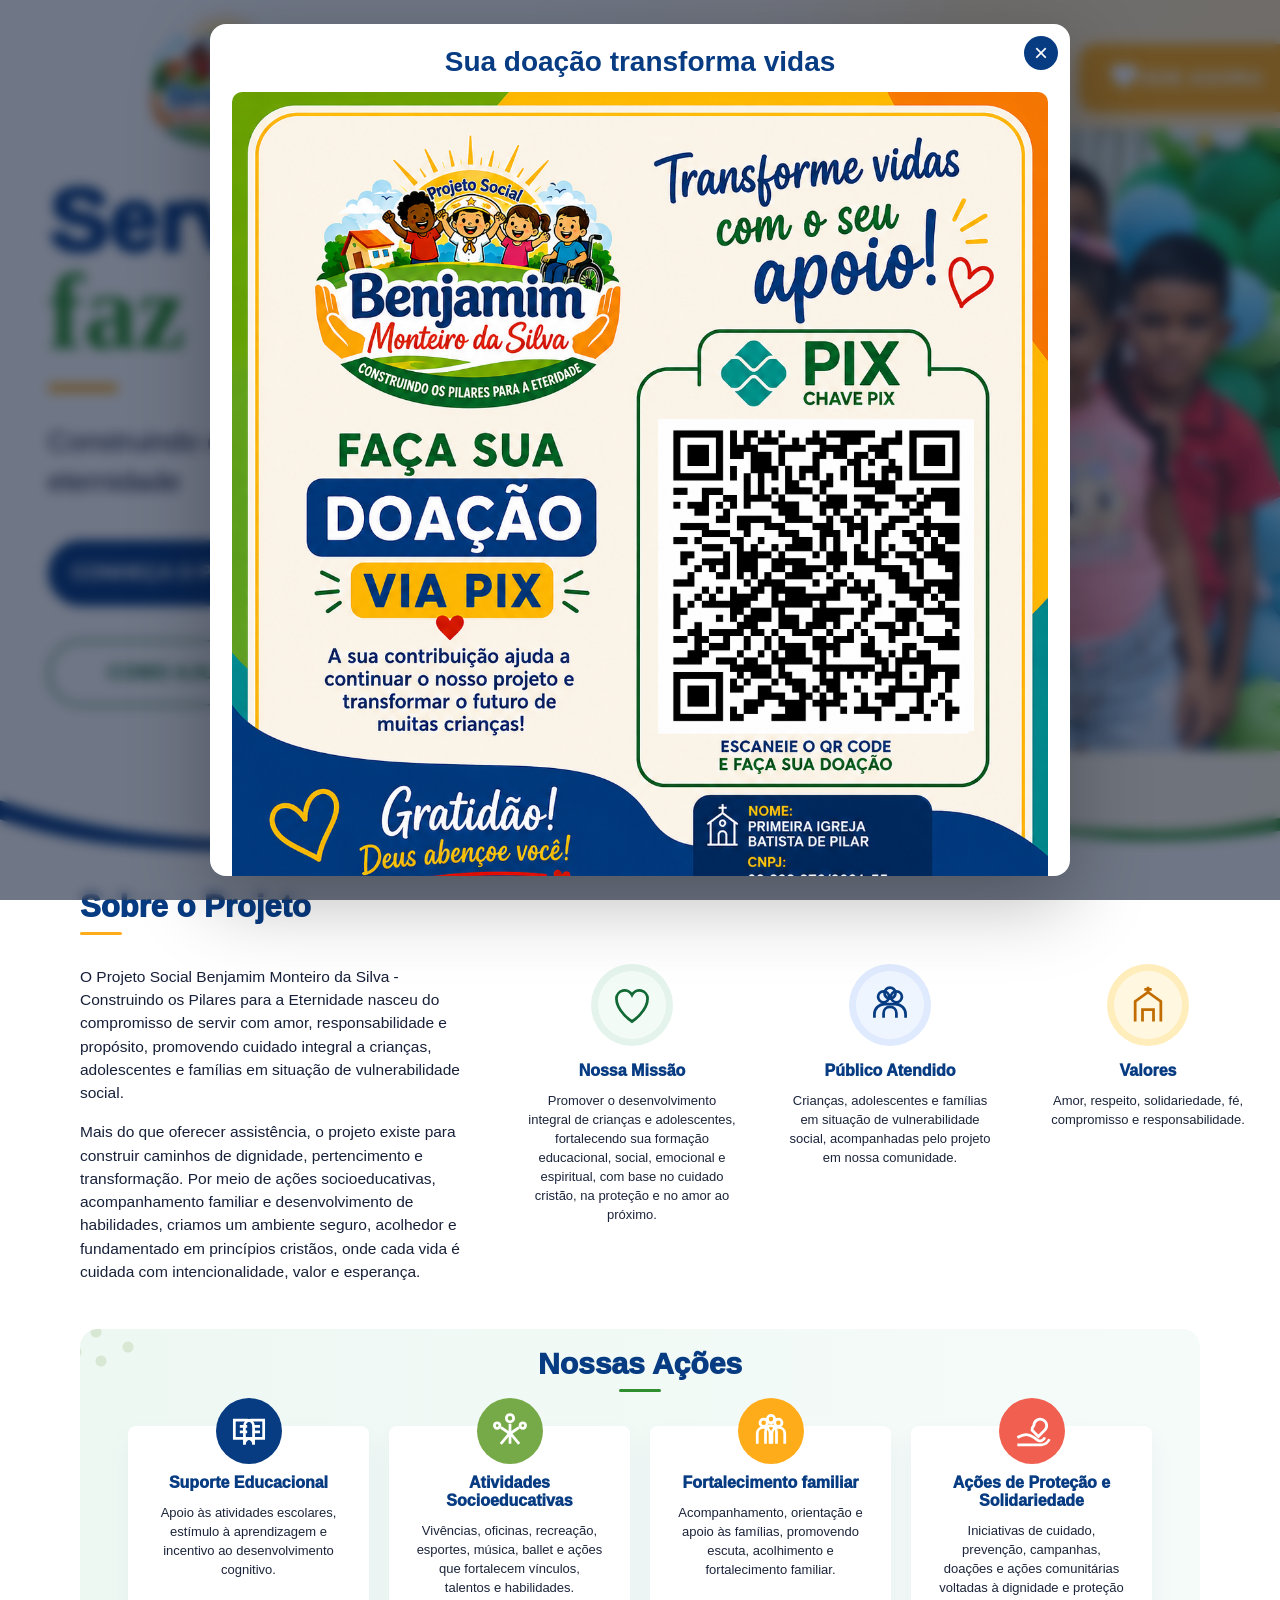
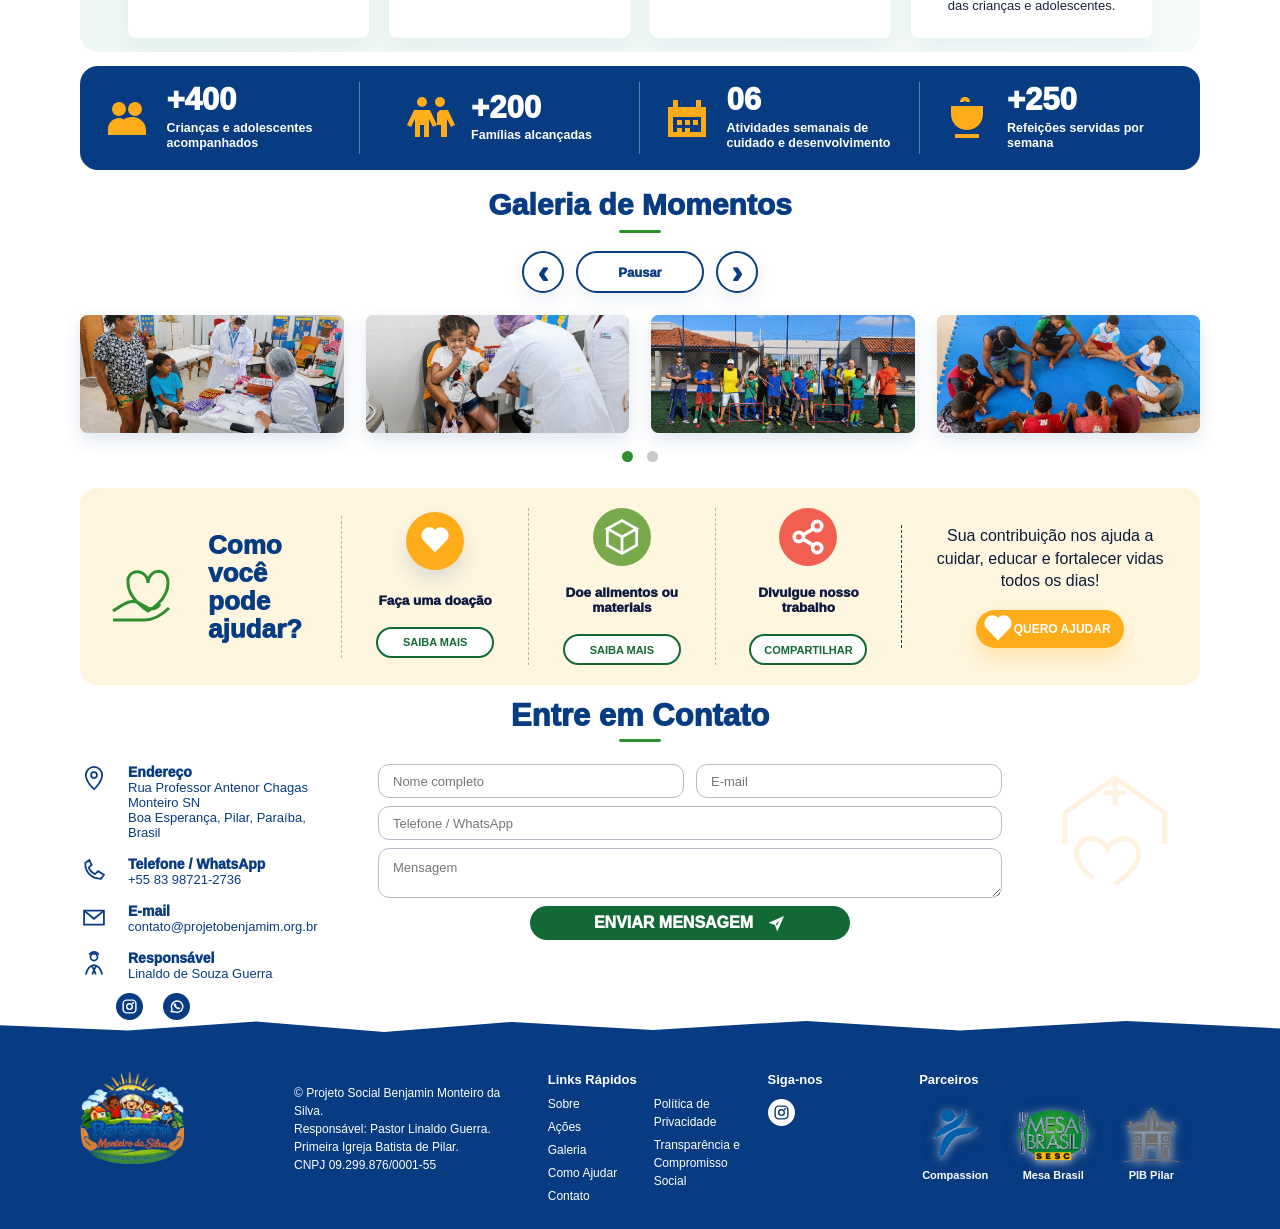
<file: index.html>
<!doctype html>
<html lang="pt-BR">
<head>
  <meta charset="utf-8">
  <meta name="viewport" content="width=device-width, initial-scale=1">
  <title>Projeto Social Benjamin Monteiro da Silva</title>
  <link rel="stylesheet" href="css/styles.css">
</head>
<body>
  <div class="page">
    <header class="site-header">
      <div class="wrap nav">
        <a class="brand" href="#inicio" aria-label="Projeto Social Benjamin Monteiro da Silva">
          <img class="brand-logo" src="assets/images/logo-transparent.png" alt="Projeto Social Benjamin Monteiro da Silva">
          <span class="brand-badge fallback-logo" aria-hidden="true">
            <span class="sun"></span>
            <span class="kids"><span class="kid"></span><span class="kid"></span><span class="kid"></span><span class="kid"></span></span>
            <span class="badge-ribbon"></span>
          </span>
          <span class="brand-copy">
            <strong>Projeto Social</strong>
            <span class="name">Benjamin</span>
            <em>Monteiro da Silva</em>
            <small>CONTRIBUINDO COM PILARES PARA A ETERNIDADE</small>
          </span>
        </a>

        <button class="menu-toggle" type="button" aria-expanded="false" aria-controls="main-nav" aria-label="Abrir menu">
          <span class="hamburger" aria-hidden="true"></span>
        </button>

        <nav class="nav-links" id="main-nav" aria-label="Principal">
          <a href="#sobre">Sobre</a>
          <a href="#acoes">Ações</a>
          <a href="#galeria">Galeria</a>
          <a href="#ajudar">Como Ajudar</a>
          <a href="#contato">Contato</a>
        </nav>

        <button class="donate js-open-pix" type="button"><span class="heart" aria-hidden="true"></span> DOE AGORA</button>
      </div>
    </header>

    <main>
      <section class="hero" id="inicio">
        <div class="wrap hero-grid">
          <div class="hero-copy">
            <h1>Servir <span>faz bem!</span></h1>
            <div class="accent"></div>
            <p>Construindo os pilares para a eternidade</p>
            <div class="button-row">
              <a class="btn primary" href="#sobre">CONHEÇA O PROJETO</a>
              <a class="btn" href="#ajudar">COMO AJUDAR</a>
            </div>
          </div>

          <div class="hero-art" aria-label="Crianças sorrindo no projeto">
            <img class="hero-image" src="assets/images/hero-criancas.png" alt="Crianças sorrindo no projeto">
            <div class="class-photo"></div>
            <div class="children fallback-children" aria-hidden="true">
              <div class="child"><span class="hair"></span><span class="face"></span><span class="eyes"></span><span class="smile"></span><span class="shirt"></span></div>
              <div class="child"><span class="hair"></span><span class="face"></span><span class="eyes"></span><span class="smile"></span><span class="shirt"></span></div>
              <div class="child"><span class="hair"></span><span class="face"></span><span class="eyes"></span><span class="smile"></span><span class="shirt"></span></div>
              <div class="child featured"><span class="hair"></span><span class="face"></span><span class="eyes"></span><span class="smile"></span><span class="shirt"><span class="shirt-logo">Benjamin</span></span><span class="thumb"></span></div>
              <div class="child"><span class="hair"></span><span class="face"></span><span class="eyes"></span><span class="smile"></span><span class="shirt"></span></div>
              <div class="child"><span class="hair"></span><span class="face"></span><span class="eyes"></span><span class="smile"></span><span class="shirt"></span></div>
            </div>
          </div>
        </div>
        <svg class="wave" viewBox="0 0 1440 120" preserveAspectRatio="none" aria-hidden="true">
          <path d="M0,77 C170,128 360,108 552,91 C760,72 910,93 1080,96 C1248,100 1325,52 1440,64 L1440,120 L0,120 Z" fill="#fff"></path>
          <path d="M0,70 C180,130 380,108 584,91 C777,75 914,92 1080,98 C1218,103 1308,58 1440,66" fill="none" stroke="#2f8f2e" stroke-width="6" stroke-linecap="round"></path>
          <path d="M0,66 C170,124 360,104 553,87 C710,74 842,82 970,96 C720,82 540,88 344,108 C180,124 73,109 0,84 Z" fill="#073b82"></path>
          <path d="M1010,102 C1168,101 1239,79 1321,57 C1370,44 1410,44 1440,52 L1440,120 L1010,120 Z" fill="#2f8f2e"></path>
          <path d="M0,92 C190,130 371,112 552,96 C760,77 910,101 1082,104 C1238,107 1323,63 1440,76 L1440,120 L0,120 Z" fill="#fff"></path>
        </svg>
      </section>

      <section class="about" id="sobre">
        <div class="wrap about-grid">
          <div class="about-copy">
            <h2>Sobre o Projeto</h2>
            <div class="accent"></div>
            <p>O Projeto Social Benjamim Monteiro da Silva - Construindo os Pilares para a Eternidade nasceu do compromisso de servir com amor, responsabilidade e propósito, promovendo cuidado integral a crianças, adolescentes e famílias em situação de vulnerabilidade social.</p>
            <p>Mais do que oferecer assistência, o projeto existe para construir caminhos de dignidade, pertencimento e transformação. Por meio de ações socioeducativas, acompanhamento familiar e desenvolvimento de habilidades, criamos um ambiente seguro, acolhedor e fundamentado em princípios cristãos, onde cada vida é cuidada com intencionalidade, valor e esperança.</p>
          </div>
          <div class="pillars">
            <article class="pillar">
              <div class="pillar-icon">
                <svg class="icon" viewBox="0 0 48 48" fill="none" stroke="currentColor" stroke-width="3"><path d="M24 42S7 31 7 17a9 9 0 0 1 17-4 9 9 0 0 1 17 4c0 14-17 25-17 25Z"/></svg>
              </div>
              <h3>Nossa Missão</h3>
              <p>Promover o desenvolvimento integral de crianças e adolescentes, fortalecendo sua formação educacional, social, emocional e espiritual, com base no cuidado cristão, na proteção e no amor ao próximo.</p>
            </article>
            <article class="pillar">
              <div class="pillar-icon">
                <svg class="icon" viewBox="0 0 48 48" fill="none" stroke="currentColor" stroke-width="3"><circle cx="17" cy="15" r="6"/><circle cx="31" cy="15" r="6"/><circle cx="24" cy="11" r="6"/><path d="M7 38v-4c0-6 5-11 11-11h12c6 0 11 5 11 11v4"/><path d="M17 38v-5c0-4 3-7 7-7s7 3 7 7v5"/></svg>
              </div>
              <h3>Público Atendido</h3>
              <p>Crianças, adolescentes e famílias em situação de vulnerabilidade social, acompanhadas pelo projeto em nossa comunidade.</p>
            </article>
            <article class="pillar">
              <div class="pillar-icon">
                <svg class="icon" viewBox="0 0 48 48" fill="none" stroke="currentColor" stroke-width="3"><path d="M10 42V20l14-10 14 10v22"/><path d="M18 42V29h12v13"/><path d="M24 10V4M20 7h8"/></svg>
              </div>
              <h3>Valores</h3>
              <p>Amor, respeito, solidariedade, fé, compromisso e responsabilidade.</p>
            </article>
          </div>
        </div>
      </section>

      <section class="actions" id="acoes">
        <div class="wrap actions-panel">
          <h2 class="section-title">Nossas Ações</h2>
          <div class="title-mark"></div>
          <div class="action-grid">
            <article class="action-card">
              <div class="action-icon"><svg class="icon" viewBox="0 0 48 48" fill="none" stroke="currentColor" stroke-width="3"><path d="M8 12h14c4 0 7 3 7 7v20c0-4-3-7-7-7H8Z"/><path d="M40 12H26c-4 0-7 3-7 7v20c0-4 3-7 7-7h14Z"/><path d="M14 19h8M14 25h8M28 19h8M28 25h8"/></svg></div>
              <h3>Suporte Educacional</h3>
              <p>Apoio às atividades escolares, estímulo à aprendizagem e incentivo ao desenvolvimento cognitivo.</p>
            </article>
            <article class="action-card">
              <div class="action-icon"><svg class="icon" viewBox="0 0 48 48" fill="none" stroke="currentColor" stroke-width="3"><circle cx="24" cy="10" r="4"/><path d="M24 16v22M14 20l10 7 10-7M14 38l10-12 10 12"/><circle cx="10" cy="18" r="3"/><circle cx="38" cy="18" r="3"/></svg></div>
              <h3>Atividades Socioeducativas</h3>
              <p>Vivências, oficinas, recreação, esportes, música, ballet e ações que fortalecem vínculos, talentos e habilidades.</p>
            </article>
            <article class="action-card">
              <div class="action-icon"><svg class="icon" viewBox="0 0 48 48" fill="none" stroke="currentColor" stroke-width="3"><circle cx="16" cy="15" r="4"/><circle cx="32" cy="15" r="4"/><circle cx="24" cy="11" r="4"/><path d="M9 38V27c0-4 3-7 7-7s7 3 7 7v11"/><path d="M25 38V27c0-4 3-7 7-7s7 3 7 7v11"/><path d="M18 38V25c0-4 3-7 6-7s6 3 6 7v13"/></svg></div>
              <h3>Fortalecimento familiar</h3>
              <p>Acompanhamento, orientação e apoio às famílias, promovendo escuta, acolhimento e fortalecimento familiar.</p>
            </article>
            <article class="action-card">
              <div class="action-icon"><svg class="icon" viewBox="0 0 48 48" fill="none" stroke="currentColor" stroke-width="3"><path d="M8 31c8-4 12-4 18 0l4 3c3 2 7 0 8-3"/><path d="M8 39h26c4 0 7-2 9-6"/><path d="M26 18a7 7 0 1 1 12 5l-7 7-7-7a7 7 0 0 1 2-5Z"/></svg></div>
              <h3>Ações de Proteção e Solidariedade</h3>
              <p>Iniciativas de cuidado, prevenção, campanhas, doações e ações comunitárias voltadas à dignidade e proteção das crianças e adolescentes.</p>
            </article>
          </div>
        </div>
        <div class="wrap stats">
          <div class="stat"><svg viewBox="0 0 48 48" fill="currentColor"><path d="M16 22a7 7 0 1 0 0-14 7 7 0 0 0 0 14Zm16 0a7 7 0 1 0 0-14 7 7 0 0 0 0 14ZM5 41v-6c0-6 5-11 11-11s11 5 11 11v6H5Zm20 0v-6c0-4-1-8-4-10 2-1 5-2 8-2 8 0 14 6 14 13v5H25Z"/></svg><div><strong>+400</strong><span>Crianças e adolescentes acompanhados</span></div></div>
          <div class="stat"><svg viewBox="0 0 48 48" fill="currentColor"><path d="M15 13a5 5 0 1 0 0-10 5 5 0 0 0 0 10Zm18 0a5 5 0 1 0 0-10 5 5 0 0 0 0 10ZM8 43V25l-4 8-4-2 7-15h16l7 15-4 2-4-8v18h-5V31h-4v12H8Zm26 0V31h-4V19l3-3h8l7 15-4 2-4-8v18h-6Z"/></svg><div><strong>+200</strong><span>Famílias alcançadas</span></div></div>
          <div class="stat"><svg viewBox="0 0 48 48" fill="currentColor"><path d="M10 6h5v7h18V6h5v7h5v30H5V13h5V6Zm28 17H10v15h28V23ZM14 26h5v5h-5v-5Zm8 0h5v5h-5v-5Zm8 0h5v5h-5v-5Zm-16 8h5v4h-5v-4Zm8 0h5v4h-5v-4Z"/></svg><div><strong>06</strong><span>Atividades semanais de cuidado e desenvolvimento</span></div></div>
          <div class="stat"><svg viewBox="0 0 48 48" fill="currentColor"><path d="M8 12h32v8c0 9-7 16-16 16S8 29 8 20v-8Zm4 28h24v4H12v-4Zm5-32c0-3 2-5 5-5s5 2 5 5h-4c0-1 0-1-1-1s-1 0-1 1h-4Z"/></svg><div><strong>+250</strong><span>Refeições servidas por semana</span></div></div>
        </div>
      </section>

      <section class="gallery" id="galeria">
        <div class="wrap">
          <h2 class="section-title">Galeria de Momentos</h2>
          <div class="title-mark"></div>
          <div class="gallery-controls" aria-label="Controles da galeria">
            <button class="gallery-control" type="button" data-gallery-prev aria-label="Mostrar mídias anteriores">‹</button>
            <button class="gallery-toggle" type="button" data-gallery-toggle aria-pressed="false">Pausar</button>
            <button class="gallery-control" type="button" data-gallery-next aria-label="Mostrar próximas mídias">›</button>
          </div>
          <div class="gallery-row" aria-live="polite" data-gallery-row>
            <button class="photo-card" type="button" data-media-index="0" aria-label="Ampliar: Atendimento e consulta no projeto"><img src="assets/images/galeria-consulta.png" alt="Atendimento e consulta no projeto"></button>
            <button class="photo-card" type="button" data-media-index="1" aria-label="Ampliar: Ação de cuidado em saúde"><img src="assets/images/galeria-injecao.png" alt="Ação de cuidado em saúde"></button>
            <button class="photo-card" type="button" data-media-index="2" aria-label="Ampliar: Crianças participando de jogos educativos"><img src="assets/images/galeria-jogos.png" alt="Crianças participando de jogos educativos"></button>
            <button class="photo-card" type="button" data-media-index="3" aria-label="Ampliar: Momento de oração com as crianças"><img src="assets/images/galeria-oracao.png" alt="Momento de oração com as crianças"></button>
          </div>
          <div class="dots gallery-status" aria-label="Progresso da galeria automática">
            <button class="dot active" data-gallery="0" aria-label="Galeria 1"></button>
            <button class="dot" data-gallery="1" aria-label="Galeria 2"></button>
          </div>
        </div>
      </section>

      <section class="help" id="ajudar">
        <div class="wrap help-band">
          <div class="help-title">
            <svg class="hands" viewBox="0 0 80 80" fill="none" stroke="currentColor" stroke-width="3"><path d="M20 32c4-12 20-8 20 4C40 22 60 19 60 36c0 18-20 28-20 28S20 52 20 36v-4Z"/><path d="M5 64c12-8 18-12 26-8l9 5c4 2 10 0 12-4"/><path d="M5 73h31c10 0 18-5 25-12"/></svg>
            <span>Como você<br>pode ajudar?</span>
          </div>
          <article class="help-option active">
            <span class="help-icon"><span class="heart" aria-hidden="true"></span></span>
            <strong>Faça uma doação</strong>
            <button class="mini help-action" type="button" data-popup="assets/images/pop-up-pix.png" data-popup-title="Faça uma doação">SAIBA MAIS</button>
          </article>
          <article class="help-option">
            <span class="help-icon"><svg class="icon" viewBox="0 0 48 48" fill="none" stroke="currentColor" stroke-width="3"><path d="M8 15 24 6l16 9-16 9L8 15Z"/><path d="M8 15v18l16 9 16-9V15"/><path d="M24 24v18"/></svg></span>
            <strong>Doe alimentos ou materiais</strong>
            <button class="mini help-action" type="button" data-popup="assets/images/pop-up-alimentos.png" data-popup-title="Doe alimentos ou materiais">SAIBA MAIS</button>
          </article>
          <article class="help-option">
            <span class="help-icon"><svg class="icon" viewBox="0 0 48 48" fill="none" stroke="currentColor" stroke-width="4"><circle cx="14" cy="24" r="5"/><circle cx="34" cy="12" r="5"/><circle cx="34" cy="36" r="5"/><path d="m18 22 12-7M18 26l12 7"/></svg></span>
            <strong>Divulgue nosso trabalho</strong>
            <button class="mini help-action js-share-page" type="button">COMPARTILHAR</button>
          </article>
          <div class="help-cta">
            <p>Sua contribuição nos ajuda a cuidar, educar e fortalecer vidas todos os dias!</p>
            <button class="donate js-open-pix" type="button"><span class="heart" aria-hidden="true"></span> QUERO AJUDAR</button>
          </div>
        </div>
      </section>

      <section class="contact" id="contato">
        <div class="wrap">
          <h2>Entre em Contato</h2>
          <div class="title-mark"></div>
          <div class="contact-grid">
            <div>
              <div class="contact-list">
                <div class="contact-item"><svg viewBox="0 0 48 48" fill="none" stroke="currentColor" stroke-width="3"><path d="M24 43S10 31 10 19a14 14 0 1 1 28 0c0 12-14 24-14 24Z"/><circle cx="24" cy="19" r="5"/></svg><span><strong>Endereço</strong>Rua Professor Antenor Chagas Monteiro SN<br>Boa Esperança, Pilar, Paraíba, Brasil</span></div>
                <div class="contact-item"><svg viewBox="0 0 48 48" fill="none" stroke="currentColor" stroke-width="3"><path d="M16 7 9 12c0 16 11 27 27 27l5-7-10-6-5 5c-5-2-9-6-11-11l5-5-4-8Z"/></svg><span><strong>Telefone / WhatsApp</strong>+55 83 98721-2736</span></div>
                <div class="contact-item"><svg viewBox="0 0 48 48" fill="none" stroke="currentColor" stroke-width="3"><path d="M7 13h34v24H7Z"/><path d="m8 14 16 13 16-13"/></svg><span><strong>E-mail</strong>contato@projetobenjamim.org.br</span></div>
                <div class="contact-item"><svg viewBox="0 0 48 48" fill="none" stroke="currentColor" stroke-width="3"><circle cx="24" cy="12" r="6"/><path d="M10 42c2-10 8-16 14-16s12 6 14 16"/><path d="m20 27 4 7 4-7"/><path d="m21 42 3-8 3 8"/><path d="M16 8c2-3 5-5 8-5s6 2 8 5"/></svg><span><strong>Responsável</strong>Linaldo de Souza Guerra</span></div>
              </div>
              <div class="socials" aria-label="Redes sociais">
                <a class="social" href="https://www.instagram.com/projeto_benjamimmonteiro?utm_source=ig_web_button_share_sheet&amp;igsh=ZDNlZDc0MzIxNw==" target="_blank" rel="noopener" aria-label="Instagram do projeto">
                  <svg viewBox="0 0 24 24" aria-hidden="true"><rect x="3" y="3" width="18" height="18" rx="5" fill="none" stroke="currentColor" stroke-width="2"/><circle cx="12" cy="12" r="4" fill="none" stroke="currentColor" stroke-width="2"/><circle cx="17" cy="7" r="1.4" fill="currentColor"/></svg>
                </a>
                <a class="social" href="https://wa.me/5583987212736?text=Ol%C3%A1,%20vim%20pelo%20site%20do%20Projeto%20Benjamim%20Monteiro%20da%20Silva%20e%20gostaria%20de%20mais%20informa%C3%A7%C3%B5es" target="_blank" rel="noopener" aria-label="WhatsApp do projeto">
                  <svg viewBox="0 0 24 24" aria-hidden="true"><path d="M4.5 19.5 5.8 16A8 8 0 1 1 9 19.2l-4.5.3Z" fill="none" stroke="currentColor" stroke-width="2" stroke-linejoin="round"/><path d="M9.4 8.4c.2-.4.4-.5.7-.5h.5c.2 0 .4.1.5.4l.7 1.6c.1.3.1.5-.1.7l-.4.5c.6 1.1 1.5 1.9 2.6 2.5l.6-.4c.2-.2.4-.2.7-.1l1.5.7c.3.1.4.3.4.6v.5c0 .3-.1.5-.4.7-.5.3-1.1.5-1.8.4-3.1-.3-6.6-3.8-7-6.9-.1-.6.1-1.3.5-1.7Z" fill="currentColor"/></svg>
                </a>
              </div>
            </div>

            <form class="contact-form" action="https://formspree.io/f/SEU_CODIGO_FORMSPREE" method="POST" novalidate>
              <input type="hidden" name="_subject" value="Contato pelo site - Projeto Social Benjamim">
              <div class="form-row">
                <label class="sr-only" for="nome">Nome completo</label>
                <input id="nome" name="nome" placeholder="Nome completo" required>
                <label class="sr-only" for="email">E-mail</label>
                <input id="email" name="email" type="email" placeholder="E-mail" required>
              </div>
              <label class="sr-only" for="telefone">Telefone / WhatsApp</label>
              <input id="telefone" name="telefone" placeholder="Telefone / WhatsApp">
              <label class="sr-only" for="mensagem">Mensagem</label>
              <textarea id="mensagem" name="mensagem" placeholder="Mensagem" required></textarea>
              <button class="send" type="submit">ENVIAR MENSAGEM <svg viewBox="0 0 48 48" fill="currentColor"><path d="M43 5 4 22l16 6 6 16L43 5ZM22 26l11-11-8 14-3-3Z"/></svg></button>
              <div class="form-note" role="status" aria-live="polite"></div>
            </form>

            <svg class="watermark" viewBox="0 0 120 120" fill="none" stroke="currentColor" stroke-width="4" aria-hidden="true">
              <path d="M20 64V39l40-28 40 28v25"/>
              <path d="M42 91c-10-8-16-17-11-26 5-8 18-7 23 3 5-10 18-11 23-3 6 10-1 20-17 31"/>
              <path d="M60 11v22M51 23h18"/>
            </svg>
          </div>
        </div>
      </section>
    </main>

    <footer class="site-footer">
      <div class="wrap footer-grid">
        <div class="footer-brand">
          <img class="footer-logo" src="assets/images/logo-transparent.png" alt="Projeto Social Benjamin Monteiro da Silva">
        </div>
        <p>© Projeto Social Benjamin Monteiro da Silva.<br>Responsável: Pastor Linaldo Guerra.<br>Primeira Igreja Batista de Pilar.<br>CNPJ 09.299.876/0001-55</p>
        <div>
          <h4>Links Rápidos</h4>
          <div class="footer-links"><a href="#sobre">Sobre</a><a href="#acoes">Ações</a><a href="#galeria">Galeria</a><a href="#ajudar">Como Ajudar</a><a href="#contato">Contato</a><a href="politica-de-privacidade.html">Política de Privacidade</a><a href="transparencia.html">Transparência e Compromisso Social</a></div>
        </div>
        <div>
          <h4>Siga-nos</h4>
          <div class="footer-social">
            <a class="social" href="https://www.instagram.com/projeto_benjamimmonteiro?utm_source=ig_web_button_share_sheet&amp;igsh=ZDNlZDc0MzIxNw==" target="_blank" rel="noopener" aria-label="Instagram do projeto">
              <svg viewBox="0 0 24 24" aria-hidden="true"><rect x="3" y="3" width="18" height="18" rx="5" fill="none" stroke="currentColor" stroke-width="2"/><circle cx="12" cy="12" r="4" fill="none" stroke="currentColor" stroke-width="2"/><circle cx="17" cy="7" r="1.4" fill="currentColor"/></svg>
            </a>
          </div>
        </div>
        <div class="footer-partners" aria-label="Parceiros">
          <h4>Parceiros</h4>
          <div class="footer-partner-list">
            <a href="https://www.compassion.com/" target="_blank" rel="noopener"><img src="assets/images/logo-compassion-transparent.png" alt="Compassion"><span>Compassion</span></a>
            <a href="https://www.sesc.com.br/atuacoes/assistencia/sesc-mesa-brasil/" target="_blank" rel="noopener"><img src="assets/images/logo-mesa-brasil-transparent.png" alt="Mesa Brasil Sesc"><span>Mesa Brasil</span></a>
            <a href="https://pibpilarpb.com.br/" target="_blank" rel="noopener"><img src="assets/images/logo-pib-transparent.png" alt="Primeira Igreja Batista de Pilar"><span>PIB Pilar</span></a>
          </div>
        </div>
      </div>
    </footer>
  </div>

  <div class="pix-modal" id="pix-modal" aria-hidden="true">
    <div class="pix-modal__backdrop" data-close-pix></div>
    <div class="pix-modal__dialog" role="dialog" aria-modal="true" aria-labelledby="pix-title">
      <button class="pix-modal__close" type="button" data-close-pix aria-label="Fechar popup">×</button>
      <h2 id="pix-title">Sua doação transforma vidas</h2>
      <img id="pix-modal-image" src="assets/images/pop-up-pix.png" alt="Informações do projeto">
    </div>
  </div>

  <div class="media-modal" id="media-modal" aria-hidden="true">
    <div class="media-modal__backdrop" data-close-media></div>
    <div class="media-modal__dialog" role="dialog" aria-modal="true" aria-label="Visualização da galeria">
      <button class="media-modal__close" type="button" data-close-media aria-label="Fechar visualização">×</button>
      <button class="media-modal__nav media-modal__nav--prev" type="button" data-media-prev aria-label="Mídia anterior">‹</button>
      <div class="media-modal__content"></div>
      <button class="media-modal__nav media-modal__nav--next" type="button" data-media-next aria-label="Próxima mídia">›</button>
    </div>
  </div>

  <div class="share-modal" id="share-modal" aria-hidden="true">
    <div class="share-modal__backdrop" data-close-share></div>
    <div class="share-modal__dialog" role="dialog" aria-modal="true" aria-labelledby="share-title">
      <button class="share-modal__close" type="button" data-close-share aria-label="Fechar opções de compartilhamento">×</button>
      <h2 id="share-title">Compartilhe o projeto</h2>
      <p>Escolha uma opção para enviar o link desta página.</p>
      <div class="share-options">
        <button class="share-option share-option--native" type="button" data-native-share>Compartilhar pelo dispositivo</button>
        <a class="share-option" data-share-whatsapp target="_blank" rel="noopener">WhatsApp</a>
        <a class="share-option" data-share-instagram target="_blank" rel="noopener">Instagram</a>
        <a class="share-option" data-share-email>E-mail</a>
        <button class="share-option" type="button" data-copy-share>Copiar link</button>
      </div>
    </div>
  </div>

  <button class="back-to-top" type="button" aria-label="Voltar ao topo">↑</button>
  <div class="toast" role="status" aria-live="polite"></div>
  <div vw class="enabled">
    <div vw-access-button class="active"></div>
    <div vw-plugin-wrapper>
      <div class="vw-plugin-top-wrapper"></div>
    </div>
  </div>
  <script src="js/main.js"></script>
  <script src="https://vlibras.gov.br/app/vlibras-plugin.js"></script>
  <script>
    if (window.VLibras) {
      new window.VLibras.Widget("https://vlibras.gov.br/app");
    }
  </script>
</body>
</html>
</file>
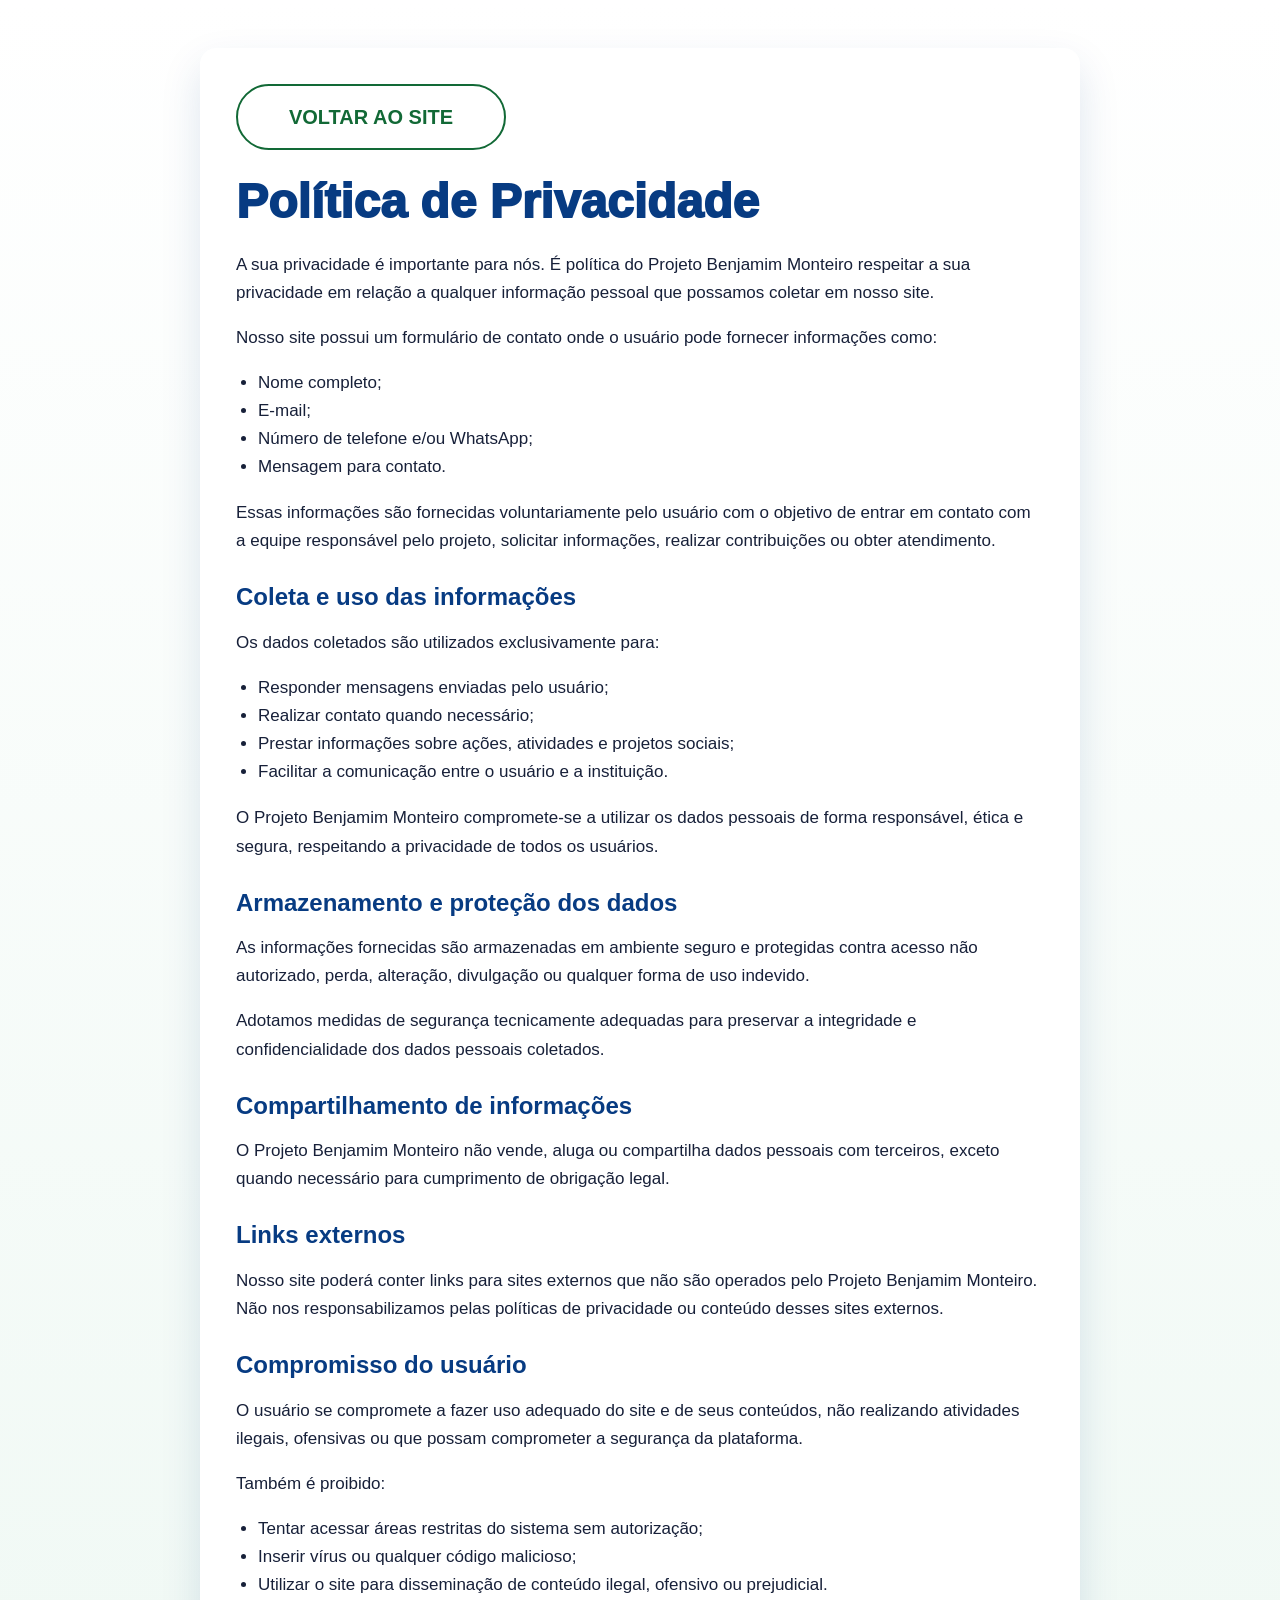
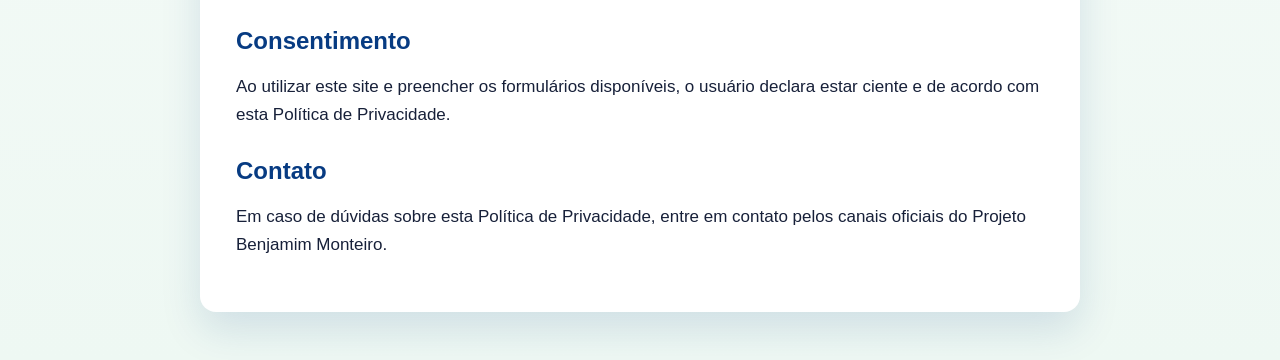
<file: politica-de-privacidade.html>
<!doctype html>
<html lang="pt-BR">
<head>
  <meta charset="utf-8">
  <meta name="viewport" content="width=device-width, initial-scale=1">
  <title>Política de Privacidade - Projeto Social Benjamim</title>
  <link rel="stylesheet" href="css/styles.css">
</head>
<body>
  <main class="legal-page">
    <div class="wrap legal-content">
      <a class="btn" href="index.html">VOLTAR AO SITE</a>
      <h1>Política de Privacidade</h1>

      <p>A sua privacidade é importante para nós. É política do Projeto Benjamim Monteiro respeitar a sua privacidade em relação a qualquer informação pessoal que possamos coletar em nosso site.</p>

      <p>Nosso site possui um formulário de contato onde o usuário pode fornecer informações como:</p>
      <ul>
        <li>Nome completo;</li>
        <li>E-mail;</li>
        <li>Número de telefone e/ou WhatsApp;</li>
        <li>Mensagem para contato.</li>
      </ul>

      <p>Essas informações são fornecidas voluntariamente pelo usuário com o objetivo de entrar em contato com a equipe responsável pelo projeto, solicitar informações, realizar contribuições ou obter atendimento.</p>

      <h2>Coleta e uso das informações</h2>
      <p>Os dados coletados são utilizados exclusivamente para:</p>
      <ul>
        <li>Responder mensagens enviadas pelo usuário;</li>
        <li>Realizar contato quando necessário;</li>
        <li>Prestar informações sobre ações, atividades e projetos sociais;</li>
        <li>Facilitar a comunicação entre o usuário e a instituição.</li>
      </ul>

      <p>O Projeto Benjamim Monteiro compromete-se a utilizar os dados pessoais de forma responsável, ética e segura, respeitando a privacidade de todos os usuários.</p>

      <h2>Armazenamento e proteção dos dados</h2>
      <p>As informações fornecidas são armazenadas em ambiente seguro e protegidas contra acesso não autorizado, perda, alteração, divulgação ou qualquer forma de uso indevido.</p>
      <p>Adotamos medidas de segurança tecnicamente adequadas para preservar a integridade e confidencialidade dos dados pessoais coletados.</p>

      <h2>Compartilhamento de informações</h2>
      <p>O Projeto Benjamim Monteiro não vende, aluga ou compartilha dados pessoais com terceiros, exceto quando necessário para cumprimento de obrigação legal.</p>

      <h2>Links externos</h2>
      <p>Nosso site poderá conter links para sites externos que não são operados pelo Projeto Benjamim Monteiro. Não nos responsabilizamos pelas políticas de privacidade ou conteúdo desses sites externos.</p>

      <h2>Compromisso do usuário</h2>
      <p>O usuário se compromete a fazer uso adequado do site e de seus conteúdos, não realizando atividades ilegais, ofensivas ou que possam comprometer a segurança da plataforma.</p>
      <p>Também é proibido:</p>
      <ul>
        <li>Tentar acessar áreas restritas do sistema sem autorização;</li>
        <li>Inserir vírus ou qualquer código malicioso;</li>
        <li>Utilizar o site para disseminação de conteúdo ilegal, ofensivo ou prejudicial.</li>
      </ul>

      <h2>Consentimento</h2>
      <p>Ao utilizar este site e preencher os formulários disponíveis, o usuário declara estar ciente e de acordo com esta Política de Privacidade.</p>

      <h2>Contato</h2>
      <p>Em caso de dúvidas sobre esta Política de Privacidade, entre em contato pelos canais oficiais do Projeto Benjamim Monteiro.</p>
    </div>
  </main>
</body>
</html>
</file>
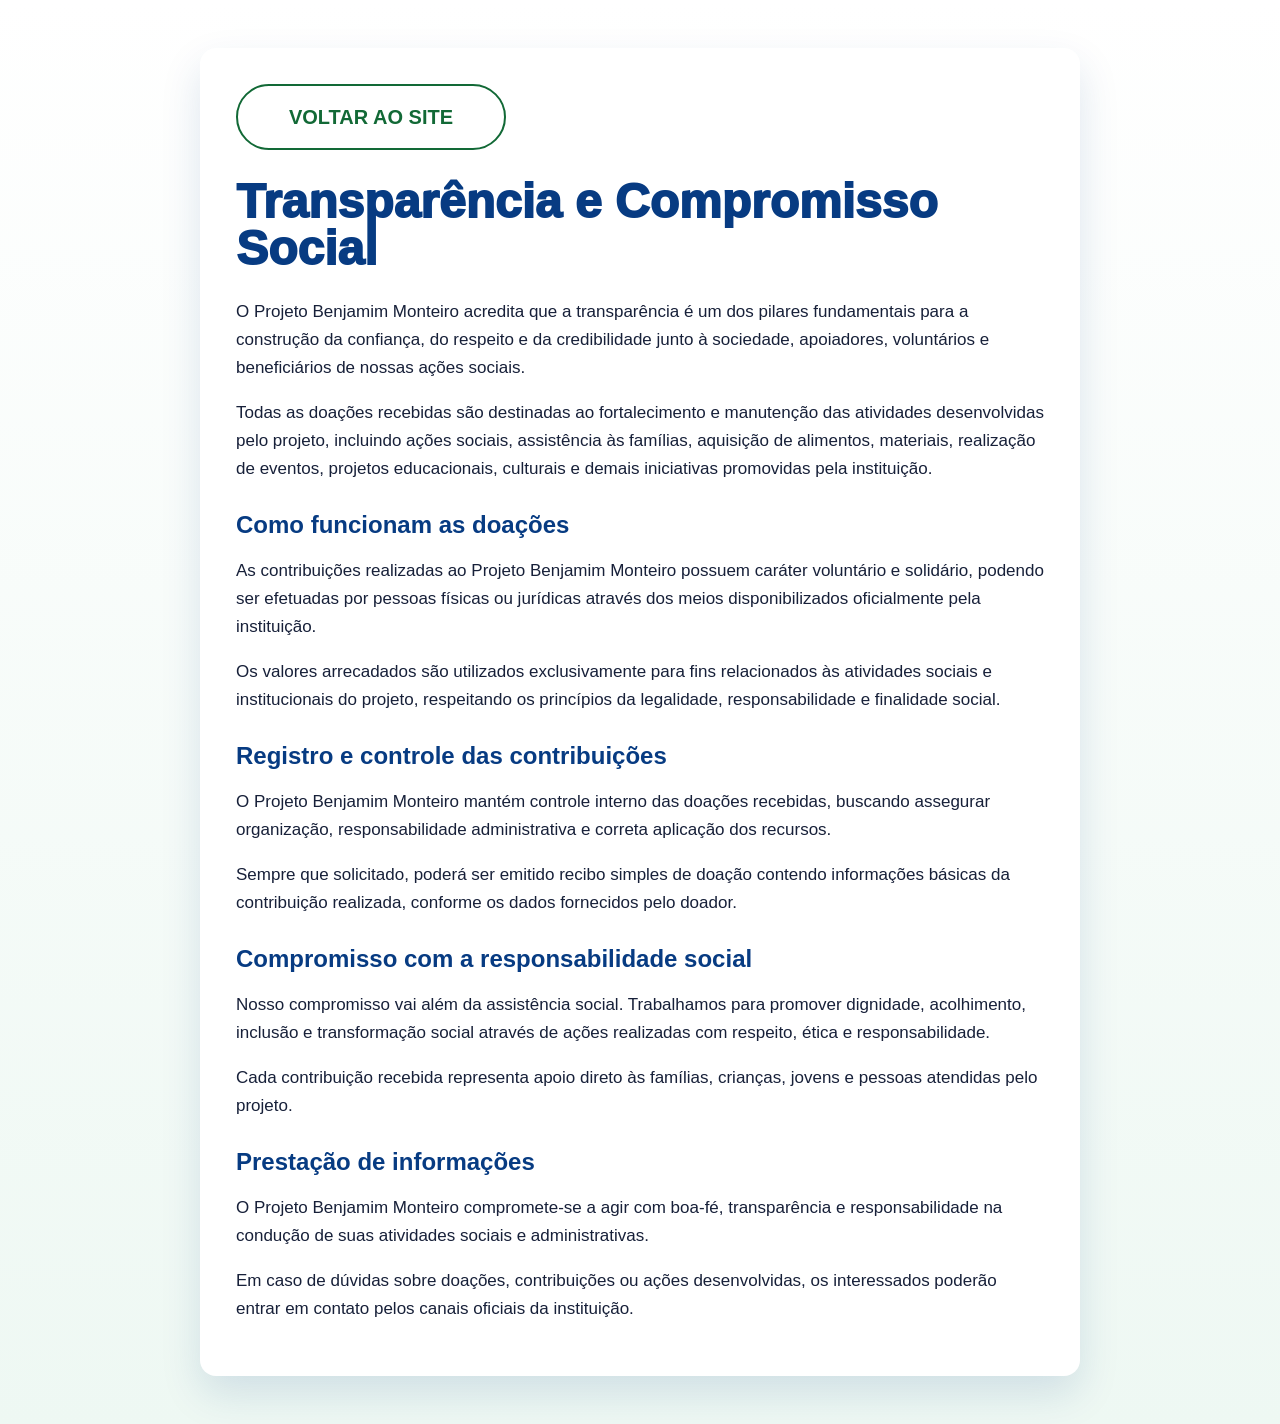
<file: transparencia.html>
<!doctype html>
<html lang="pt-BR">
<head>
  <meta charset="utf-8">
  <meta name="viewport" content="width=device-width, initial-scale=1">
  <title>Transparência e Compromisso Social - Projeto Social Benjamim</title>
  <link rel="stylesheet" href="css/styles.css">
</head>
<body>
  <main class="legal-page">
    <div class="wrap legal-content">
      <a class="btn" href="index.html">VOLTAR AO SITE</a>
      <h1>Transparência e Compromisso Social</h1>

      <p>O Projeto Benjamim Monteiro acredita que a transparência é um dos pilares fundamentais para a construção da confiança, do respeito e da credibilidade junto à sociedade, apoiadores, voluntários e beneficiários de nossas ações sociais.</p>

      <p>Todas as doações recebidas são destinadas ao fortalecimento e manutenção das atividades desenvolvidas pelo projeto, incluindo ações sociais, assistência às famílias, aquisição de alimentos, materiais, realização de eventos, projetos educacionais, culturais e demais iniciativas promovidas pela instituição.</p>

      <h2>Como funcionam as doações</h2>
      <p>As contribuições realizadas ao Projeto Benjamim Monteiro possuem caráter voluntário e solidário, podendo ser efetuadas por pessoas físicas ou jurídicas através dos meios disponibilizados oficialmente pela instituição.</p>
      <p>Os valores arrecadados são utilizados exclusivamente para fins relacionados às atividades sociais e institucionais do projeto, respeitando os princípios da legalidade, responsabilidade e finalidade social.</p>

      <h2>Registro e controle das contribuições</h2>
      <p>O Projeto Benjamim Monteiro mantém controle interno das doações recebidas, buscando assegurar organização, responsabilidade administrativa e correta aplicação dos recursos.</p>
      <p>Sempre que solicitado, poderá ser emitido recibo simples de doação contendo informações básicas da contribuição realizada, conforme os dados fornecidos pelo doador.</p>

      <h2>Compromisso com a responsabilidade social</h2>
      <p>Nosso compromisso vai além da assistência social. Trabalhamos para promover dignidade, acolhimento, inclusão e transformação social através de ações realizadas com respeito, ética e responsabilidade.</p>
      <p>Cada contribuição recebida representa apoio direto às famílias, crianças, jovens e pessoas atendidas pelo projeto.</p>

      <h2>Prestação de informações</h2>
      <p>O Projeto Benjamim Monteiro compromete-se a agir com boa-fé, transparência e responsabilidade na condução de suas atividades sociais e administrativas.</p>
      <p>Em caso de dúvidas sobre doações, contribuições ou ações desenvolvidas, os interessados poderão entrar em contato pelos canais oficiais da instituição.</p>
    </div>
  </main>
</body>
</html>
</file>
<file: css/styles.css>
﻿:root {
      --blue: #073b82;
      --blue-2: #0a2f70;
      --green: #2f8f2e;
      --green-2: #126936;
      --orange: #ffac1b;
      --red: #f05f4f;
      --cream: #fff6df;
      --ink: #07142d;
      --muted: #42506a;
      --line: #d9e0e8;
      --soft: #eef8f3;
      --white: #ffffff;
      --shadow: 0 18px 40px rgba(7, 59, 130, .13);
      --radius: 8px;
    }

    * { box-sizing: border-box; }
    html { scroll-behavior: smooth; }
    body {
      margin: 0;
      font-family: "Nunito Sans", "Segoe UI", Arial, sans-serif;
      color: var(--ink);
      background: var(--white);
      letter-spacing: 0;
    }

    a { color: inherit; text-decoration: none; }
    button, input, textarea { font: inherit; }
    button { cursor: pointer; }

    :focus-visible {
      outline: 3px solid var(--orange);
      outline-offset: 3px;
    }

    .sr-only {
      position: absolute;
      width: 1px;
      height: 1px;
      padding: 0;
      margin: -1px;
      overflow: hidden;
      clip: rect(0, 0, 0, 0);
      white-space: nowrap;
      border: 0;
    }

    .page {
      min-height: 100vh;
      overflow: hidden;
    }

    .wrap {
      width: min(1120px, calc(100% - 48px));
      margin: 0 auto;
    }

    .site-header .wrap,
    .hero > .wrap {
      width: min(1620px, calc(100% - 96px));
    }

    .site-header {
      position: absolute;
      top: 0;
      left: 0;
      right: 0;
      z-index: 20;
      background: transparent;
      border-bottom: 0;
      backdrop-filter: none;
    }

    .nav {
      height: 156px;
      display: flex;
      align-items: center;
      justify-content: space-between;
      gap: 46px;
    }

    .brand {
      display: flex;
      align-items: center;
      gap: 10px;
      min-width: 360px;
    }

    .brand-logo {
      width: 360px;
      max-height: 138px;
      object-fit: contain;
      display: block;
    }

    .brand-logo + .fallback-logo,
    .brand-logo + .fallback-logo + .brand-copy {
      display: none;
    }

    .brand-badge {
      width: 82px;
      height: 82px;
      position: relative;
      flex: 0 0 auto;
    }

    .sun {
      position: absolute;
      inset: 2px 10px 24px;
      border-radius: 50%;
      background: radial-gradient(circle at 50% 65%, #ffd35b 0 22%, #ffa51b 23% 56%, transparent 57%);
    }

    .sun::before {
      content: "";
      position: absolute;
      inset: -10px;
      background:
        linear-gradient(90deg, transparent 48%, #ffa51b 49% 51%, transparent 52%),
        linear-gradient(0deg, transparent 48%, #ffa51b 49% 51%, transparent 52%);
      transform: rotate(18deg);
      opacity: .85;
    }

    .kids {
      position: absolute;
      left: 9px;
      top: 27px;
      width: 62px;
      height: 28px;
      display: flex;
      justify-content: center;
      align-items: end;
      gap: 2px;
    }

    .kid {
      width: 14px;
      height: 22px;
      border-radius: 10px 10px 4px 4px;
      background: var(--blue);
      position: relative;
      box-shadow: inset 0 -9px 0 #33a852;
    }

    .kid::before {
      content: "";
      position: absolute;
      width: 12px;
      height: 12px;
      border-radius: 50%;
      background: #7b471d;
      top: -8px;
      left: 1px;
      box-shadow: inset 0 -3px 0 #f0a85d;
    }

    .kid:nth-child(2) { height: 25px; background: #e64a3b; box-shadow: inset 0 -10px 0 #ffe17a; }
    .kid:nth-child(3) { height: 23px; background: #24a0d8; box-shadow: inset 0 -9px 0 #fff; }
    .kid:nth-child(4) { height: 21px; background: #4d9a36; box-shadow: inset 0 -8px 0 #ffb21d; }

    .badge-ribbon {
      position: absolute;
      left: 3px;
      right: 3px;
      bottom: 5px;
      height: 25px;
      border-radius: 50%;
      background: var(--green);
      border: 4px solid #fff;
      box-shadow: 0 0 0 2px #ffa51b;
    }

    .brand-copy strong {
      display: block;
      color: var(--blue);
      font-size: 14px;
      line-height: 1;
    }

    .brand-copy .name {
      display: block;
      color: var(--blue);
      font-size: 30px;
      font-weight: 900;
      line-height: .92;
    }

    .brand-copy em {
      display: block;
      color: #db3b2d;
      font-family: "Brush Script MT", "Segoe Script", cursive;
      font-size: 18px;
      font-weight: 700;
      font-style: normal;
      line-height: 1.1;
    }

    .brand-copy small {
      display: inline-block;
      margin-top: 3px;
      padding: 2px 8px;
      color: #fff;
      background: var(--green);
      border-radius: 999px;
      font-size: 7px;
      font-weight: 800;
      letter-spacing: .2px;
    }

    .nav-links {
      display: flex;
      align-items: center;
      gap: 64px;
      color: #060b1f;
      font-size: 20px;
      font-weight: 800;
    }

    .nav-links a {
      position: relative;
      padding: 40px 0 34px;
    }

    .nav-links a::after {
      content: "";
      position: absolute;
      left: 0;
      right: 0;
      bottom: 24px;
      height: 3px;
      border-radius: 99px;
      background: var(--blue);
      transform: scaleX(0);
      transition: transform .2s ease;
    }

    .nav-links a.active::after,
    .nav-links a:hover::after {
      transform: scaleX(1);
    }

    .menu-toggle {
      display: none;
      width: 46px;
      height: 42px;
      border: 2px solid var(--blue);
      border-radius: 999px;
      background: #fff;
      color: var(--blue);
      padding: 0;
      position: relative;
    }

    .hamburger,
    .hamburger::before,
    .hamburger::after {
      width: 20px;
      height: 3px;
      border-radius: 99px;
      background: currentColor;
      transition: transform .2s ease, opacity .2s ease;
    }

    .hamburger {
      position: relative;
      display: block;
    }

    .hamburger::before,
    .hamburger::after {
      content: "";
      position: absolute;
      left: 0;
    }

    .hamburger::before { top: -7px; }
    .hamburger::after { top: 7px; }

    .menu-toggle[aria-expanded="true"] .hamburger {
      transform: rotate(45deg);
    }

    .menu-toggle[aria-expanded="true"] .hamburger::before {
      transform: translateY(7px) rotate(90deg);
    }

    .menu-toggle[aria-expanded="true"] .hamburger::after {
      opacity: 0;
    }

    .donate {
      min-width: 220px;
      min-height: 68px;
      border: 0;
      border-radius: 18px;
      background: var(--orange);
      color: #fff;
      font-size: 20px;
      font-weight: 900;
      display: inline-flex;
      align-items: center;
      justify-content: center;
      gap: 8px;
      box-shadow: 0 10px 20px rgba(255, 172, 27, .25);
    }

    .heart {
      width: 16px;
      height: 16px;
      display: inline-block;
      background: currentColor;
      transform: rotate(45deg);
      border-radius: 4px 4px 0 4px;
      position: relative;
    }

    .heart::before,
    .heart::after {
      content: "";
      position: absolute;
      width: 16px;
      height: 16px;
      border-radius: 50%;
      background: currentColor;
    }

    .heart::before { left: -8px; top: 0; }
    .heart::after { left: 0; top: -8px; }

    .hero {
      position: relative;
      isolation: isolate;
      min-height: 760px;
      overflow: hidden;
      background: linear-gradient(103deg, #fff8e9 0 38%, #fff 38% 100%);
    }

    .hero::before {
      content: "";
      position: absolute;
      inset: 0;
      z-index: -2;
      background:
        radial-gradient(circle at 88% 8%, rgba(255, 172, 27, .22) 0 12%, rgba(255, 172, 27, .08) 24%, transparent 45%),
        radial-gradient(circle at 42% 72%, rgba(255, 255, 255, .98) 0 16%, rgba(255, 255, 255, .72) 28%, transparent 48%),
        linear-gradient(100deg, #fff 0 48%, #fff7e4 100%);
    }

    .hero-grid {
      display: grid;
      grid-template-columns: 40% 60%;
      min-height: 760px;
      align-items: center;
    }

    .hero-copy {
      padding: 178px 0 150px;
      position: relative;
      z-index: 6;
    }

    h1 {
      margin: 0 0 26px;
      color: var(--blue);
      font-size: clamp(78px, 7vw, 116px);
      line-height: .98;
      font-weight: 950;
    }

    h1 span {
      display: block;
      color: var(--green);
      font-family: "Brush Script MT", "Segoe Script", cursive;
      font-size: clamp(104px, 8.4vw, 150px);
      font-weight: 700;
      line-height: .86;
    }

    .accent {
      width: 70px;
      height: 8px;
      border-radius: 99px;
      background: var(--orange);
      margin: 0 0 30px;
    }

    .hero p {
      margin: 0 0 38px;
      max-width: 660px;
      font-size: 28px;
      line-height: 1.42;
      color: #0e1631;
    }

    .button-row {
      display: flex;
      gap: 34px;
      flex-wrap: wrap;
    }

    .btn {
      min-width: 270px;
      min-height: 66px;
      border-radius: 999px;
      border: 2px solid var(--green-2);
      background: #fff;
      color: var(--green-2);
      font-size: 20px;
      font-weight: 900;
      display: inline-flex;
      align-items: center;
      justify-content: center;
      padding: 0 22px;
    }

    .btn.primary {
      border-color: var(--blue);
      background: var(--blue);
      color: #fff;
    }

    .hero-art {
      position: absolute;
      top: 128px;
      right: 0;
      bottom: 105px;
      width: clamp(860px, 62vw, 1200px);
      min-width: 0;
      min-height: 0;
      overflow: hidden;
      margin: 0;
      z-index: 1;
    }

    .hero-art::before {
      content: "";
      position: absolute;
      inset: 0;
      z-index: 2;
      pointer-events: none;
      background:
        linear-gradient(100deg, #fff 0%, rgba(255,255,255,.86) 12%, rgba(255,255,255,.52) 27%, rgba(255,255,255,.18) 43%, rgba(255,255,255,0) 60%),
        linear-gradient(180deg, rgba(255,248,233,.08), rgba(255,248,233,.18));
    }

    .hero-image {
      position: absolute;
      inset: 0;
      width: 100%;
      height: 100%;
      object-fit: cover;
      object-position: center center;
      z-index: 1;
    }

    .hero-image ~ .class-photo,
    .hero-image ~ .fallback-children {
      display: none;
    }

    .class-photo {
      position: absolute;
      inset: 0 -20px 0 0;
      background:
        linear-gradient(90deg, rgba(255,255,255,.92) 0 13%, rgba(255,255,255,.5) 23%, transparent 45%),
        radial-gradient(circle at 58% 44%, rgba(255,255,255,.2) 0 10%, transparent 11%),
        linear-gradient(120deg, #efe1c3 0 35%, #d1b586 36% 70%, #efe5cf 100%);
    }

    .class-photo::before {
      content: "";
      position: absolute;
      inset: 0;
      background:
        linear-gradient(90deg, rgba(15,74,37,.86) 0 15%, transparent 15% 73%, rgba(40,96,45,.78) 73% 89%, transparent 89%),
        radial-gradient(circle at 91% 25%, rgba(107,71,33,.55) 0 8%, transparent 8.5%),
        radial-gradient(circle at 96% 48%, rgba(73,43,24,.45) 0 6%, transparent 6.5%);
      opacity: .8;
      filter: blur(.2px);
    }

    .children {
      position: absolute;
      inset: 28px 8px 20px 26px;
      display: flex;
      align-items: end;
      justify-content: space-between;
      gap: 2px;
    }

    .child {
      width: 13.5%;
      min-width: 68px;
      height: 245px;
      position: relative;
      transform: translateY(14px);
      opacity: .82;
      filter: saturate(.95);
    }

    .child.featured {
      width: 26%;
      min-width: 190px;
      height: 322px;
      transform: translateY(16px);
      opacity: 1;
      z-index: 2;
    }

    .face {
      position: absolute;
      left: 50%;
      top: 18px;
      width: 68px;
      height: 78px;
      border-radius: 47% 47% 48% 48%;
      transform: translateX(-50%);
      background: #8f5329;
      box-shadow: inset 0 -9px 0 rgba(255,255,255,.12);
    }

    .featured .face {
      width: 104px;
      height: 120px;
      top: 15px;
      background: #9b5a2d;
    }

    .hair {
      position: absolute;
      left: 50%;
      top: 0;
      width: 86px;
      height: 65px;
      transform: translateX(-50%);
      border-radius: 50%;
      background:
        radial-gradient(circle at 20% 40%, #21120d 0 14%, transparent 15%),
        radial-gradient(circle at 38% 16%, #21120d 0 16%, transparent 17%),
        radial-gradient(circle at 58% 20%, #21120d 0 18%, transparent 19%),
        radial-gradient(circle at 76% 42%, #21120d 0 16%, transparent 17%),
        #2a160f;
    }

    .featured .hair {
      width: 138px;
      height: 110px;
      top: -18px;
      background:
        radial-gradient(circle at 12% 50%, #21120d 0 12%, transparent 13%),
        radial-gradient(circle at 24% 22%, #21120d 0 14%, transparent 15%),
        radial-gradient(circle at 42% 11%, #21120d 0 16%, transparent 17%),
        radial-gradient(circle at 61% 10%, #21120d 0 15%, transparent 16%),
        radial-gradient(circle at 80% 30%, #21120d 0 14%, transparent 15%),
        radial-gradient(circle at 92% 54%, #21120d 0 13%, transparent 14%),
        #2a160f;
    }

    .eyes {
      position: absolute;
      left: 50%;
      top: 48px;
      width: 40px;
      height: 8px;
      transform: translateX(-50%);
      background:
        radial-gradient(circle at 18% 50%, #17100b 0 27%, transparent 28%),
        radial-gradient(circle at 82% 50%, #17100b 0 27%, transparent 28%);
    }

    .featured .eyes {
      top: 72px;
      width: 62px;
      height: 12px;
    }

    .smile {
      position: absolute;
      left: 50%;
      top: 66px;
      width: 34px;
      height: 18px;
      border-bottom: 5px solid #fff;
      border-radius: 0 0 40px 40px;
      transform: translateX(-50%);
    }

    .featured .smile {
      top: 96px;
      width: 54px;
      height: 28px;
      border-bottom-width: 8px;
    }

    .shirt {
      position: absolute;
      left: 50%;
      bottom: 0;
      width: 92px;
      height: 145px;
      transform: translateX(-50%);
      border-radius: 28px 28px 8px 8px;
      background: #fff;
      box-shadow: 0 -8px 0 rgba(255,255,255,.52), inset 0 -20px 0 rgba(7,59,130,.05);
    }

    .child:nth-child(odd):not(.featured) .shirt { background: #103d82; }
    .featured .shirt {
      width: 180px;
      height: 184px;
      border-radius: 44px 44px 10px 10px;
    }

    .thumb {
      position: absolute;
      right: 5px;
      top: 120px;
      width: 42px;
      height: 86px;
      border-radius: 20px;
      background: #9b5a2d;
      transform: rotate(-12deg);
    }

    .thumb::before {
      content: "";
      position: absolute;
      right: -6px;
      top: -32px;
      width: 24px;
      height: 44px;
      border-radius: 20px 20px 8px 8px;
      background: #9b5a2d;
      transform: rotate(26deg);
    }

    .shirt-logo {
      position: absolute;
      left: 50%;
      top: 48px;
      width: 64px;
      height: 44px;
      transform: translateX(-50%);
      border-radius: 50%;
      border: 3px solid #f5aa1b;
      color: var(--blue);
      display: grid;
      place-items: center;
      font-size: 9px;
      font-weight: 950;
      background: #fff8df;
    }

    .leaf-pair {
      position: absolute;
      left: 44%;
      bottom: 118px;
      width: 116px;
      height: 66px;
      z-index: 6;
    }

    .leaf-pair::before,
    .leaf-pair::after {
      content: "";
      position: absolute;
      bottom: 0;
      width: 36px;
      height: 58px;
      border-radius: 24px 24px 24px 0;
      transform-origin: bottom right;
    }

    .leaf-pair::before {
      left: 18px;
      background: var(--green);
      transform: rotate(-38deg);
    }

    .leaf-pair::after {
      left: 66px;
      background: var(--orange);
      transform: rotate(42deg) scale(.9);
    }

    .wave {
      position: absolute;
      left: 0;
      right: 0;
      bottom: -1px;
      height: clamp(126px, 9vw, 168px);
      z-index: 5;
      pointer-events: none;
    }

    section {
      scroll-margin-top: 116px;
    }

    .section-title {
      text-align: center;
      color: var(--blue);
      font-size: 30px;
      line-height: 1.1;
      font-weight: 950;
      margin: 0;
    }

    .title-mark {
      width: 42px;
      height: 3px;
      background: var(--green);
      border-radius: 99px;
      margin: 9px auto 0;
    }

    .about {
      padding: 34px 0 22px;
      background: #fff;
    }

    .about-grid {
      display: grid;
      grid-template-columns: 35% 65%;
      gap: 54px;
      align-items: center;
    }

    .about-copy h2,
    .contact h2 {
      color: var(--blue);
      font-size: 31px;
      line-height: 1.1;
      font-weight: 950;
      margin: 0 0 8px;
    }

    .about-copy .accent,
    .contact .title-mark {
      margin-left: 0;
      width: 42px;
      height: 3px;
    }

    .about-copy p {
      color: #172039;
      line-height: 1.5;
      font-size: 15.5px;
      margin: 16px 0;
    }

    .mini {
      min-height: 36px;
      min-width: 144px;
      border: 2px solid var(--green-2);
      background: #fff;
      color: var(--green-2);
      border-radius: 999px;
      font-size: 13px;
      font-weight: 900;
    }

    .pillars {
      display: grid;
      grid-template-columns: repeat(3, 1fr);
      gap: 46px;
      text-align: center;
    }

    .pillar-icon,
    .action-icon,
    .help-icon {
      margin: 0 auto 16px;
      width: 82px;
      height: 82px;
      border-radius: 50%;
      display: grid;
      place-items: center;
      background: radial-gradient(circle, #f4faf7 0 58%, #edf6f3 59% 100%);
      color: var(--green-2);
    }

    .pillar:nth-child(1) .pillar-icon {
      background: radial-gradient(circle, #f2fbf6 0 58%, #e4f4ec 59% 100%);
      color: var(--green-2);
    }

    .pillar:nth-child(2) .pillar-icon {
      background: radial-gradient(circle, #eef5ff 0 58%, #dfeafe 59% 100%);
      color: var(--blue);
    }

    .pillar:nth-child(3) .pillar-icon {
      background: radial-gradient(circle, #fff7df 0 58%, #ffedbb 59% 100%);
      color: #c06c00;
    }

    .icon {
      width: 44px;
      height: 44px;
      display: block;
    }

    .pillar h3,
    .action-card h3 {
      color: var(--blue);
      font-size: 16px;
      margin: 0 0 12px;
      font-weight: 950;
    }

    .pillar p,
    .action-card p,
    .help-option p {
      margin: 0;
      color: #1b243a;
      font-size: 13px;
      line-height: 1.45;
    }

    .actions {
      padding: 8px 0 0;
    }

    .actions-panel {
      position: relative;
      background: linear-gradient(90deg, #eef8f3, #f5fbf9);
      border-radius: 18px;
      padding: 18px 48px 14px;
      overflow: hidden;
    }

    .actions-panel::before {
      content: "";
      position: absolute;
      top: -20px;
      left: -22px;
      width: 100px;
      height: 100px;
      background:
        radial-gradient(circle at 15px 15px, rgba(108,156,66,.18) 0 5px, transparent 6px),
        radial-gradient(circle at 38px 23px, rgba(108,156,66,.18) 0 5px, transparent 6px),
        radial-gradient(circle at 60px 11px, rgba(108,156,66,.18) 0 5px, transparent 6px),
        radial-gradient(circle at 18px 43px, rgba(108,156,66,.18) 0 5px, transparent 6px),
        radial-gradient(circle at 43px 52px, rgba(108,156,66,.18) 0 5px, transparent 6px),
        radial-gradient(circle at 70px 38px, rgba(108,156,66,.18) 0 5px, transparent 6px);
    }

    .action-grid {
      display: grid;
      grid-template-columns: repeat(4, 1fr);
      gap: 20px;
      margin-top: 34px;
    }

    .action-card {
      position: relative;
      background: #fff;
      border-radius: var(--radius);
      min-height: 154px;
      padding: 48px 26px 22px;
      text-align: center;
      box-shadow: 0 12px 24px rgba(9, 64, 130, .05);
      transition: transform .22s ease, box-shadow .22s ease;
      will-change: transform;
    }

    .action-card .action-icon {
      position: absolute;
      left: 50%;
      top: -28px;
      transform: translateX(-50%);
      width: 66px;
      height: 66px;
      margin: 0;
      color: #fff;
      background: var(--blue);
      transition: transform .22s ease, box-shadow .22s ease;
    }

    .action-card:hover,
    .action-card:focus-within {
      transform: translateY(-7px);
      box-shadow: 0 20px 34px rgba(7, 59, 130, .16);
    }

    .action-card:hover .action-icon,
    .action-card:focus-within .action-icon {
      transform: translateX(-50%) scale(1.07);
      box-shadow: 0 12px 24px rgba(7, 59, 130, .18);
    }

    .action-card:nth-child(2) .action-icon { background: #76a947; }
    .action-card:nth-child(3) .action-icon { background: var(--orange); }
    .action-card:nth-child(4) .action-icon { background: var(--red); }

    .stats {
      margin: 14px auto 0;
      min-height: 104px;
      border-radius: 18px;
      background: var(--blue);
      color: #fff;
      display: grid;
      grid-template-columns: repeat(4, 1fr);
      align-items: center;
      overflow: hidden;
      clear: both;
    }

    .stat {
      display: flex;
      align-items: center;
      justify-content: center;
      gap: 16px;
      min-height: 72px;
      border-right: 1px solid rgba(255,255,255,.34);
    }

    .stat:last-child { border-right: 0; }
    .stat svg { width: 48px; height: 48px; color: var(--orange); flex: 0 0 auto; }
    .stat strong { display: block; font-size: 31px; line-height: .92; font-weight: 950; }
    .stat span { display: block; margin-top: 6px; font-size: 12.5px; font-weight: 800; line-height: 1.2; max-width: 170px; }

    .gallery {
      padding: 18px 0 26px;
    }

    .gallery-row {
      margin-top: 22px;
      display: grid;
      grid-template-columns: repeat(4, 1fr);
      gap: 22px;
    }

    .gallery-controls {
      margin-top: 18px;
      display: flex;
      align-items: center;
      justify-content: center;
      gap: 12px;
    }

    .gallery-control,
    .gallery-toggle {
      border: 2px solid var(--blue);
      background: #fff;
      color: var(--blue);
      font-weight: 950;
      display: inline-grid;
      place-items: center;
      box-shadow: 0 8px 18px rgba(7, 59, 130, .08);
      transition: transform .2s ease, background .2s ease, color .2s ease;
    }

    .gallery-control {
      width: 42px;
      height: 42px;
      border-radius: 50%;
      font-size: 31px;
      line-height: 1;
    }

    .gallery-toggle {
      min-height: 42px;
      min-width: 128px;
      border-radius: 999px;
      padding: 0 18px;
      font-size: 13px;
    }

    .gallery-control:hover,
    .gallery-toggle:hover {
      transform: translateY(-2px);
      background: var(--blue);
      color: #fff;
    }

    .gallery-toggle[aria-pressed="true"] {
      background: var(--blue);
      color: #fff;
    }

    .gallery-toggle:disabled {
      opacity: .72;
      cursor: not-allowed;
      transform: none;
    }

    .photo-card {
      height: 118px;
      border-radius: 8px;
      overflow: hidden;
      position: relative;
      background: #d7c098;
      box-shadow: 0 7px 18px rgba(7, 59, 130, .13);
      cursor: zoom-in;
      border: 0;
      padding: 0;
    }

    .photo-card img,
    .photo-card video {
      width: 100%;
      height: 100%;
      object-fit: cover;
      display: block;
      pointer-events: none;
    }

    .photo-card--video::after {
      content: "";
      position: absolute;
      inset: 0;
      background: rgba(7, 20, 45, .12);
      z-index: 2;
      pointer-events: none;
    }

    .play-badge {
      position: absolute;
      left: 50%;
      top: 50%;
      z-index: 3;
      width: 44px;
      height: 44px;
      border-radius: 50%;
      background: rgba(255, 255, 255, .92);
      color: var(--blue);
      display: grid;
      place-items: center;
      transform: translate(-50%, -50%);
      font-size: 18px;
      box-shadow: 0 10px 24px rgba(0, 0, 0, .18);
    }

    .photo-card::before {
      content: "";
      position: absolute;
      inset: 0;
      background: linear-gradient(180deg, rgba(255,255,255,.1), rgba(0,0,0,.08));
      z-index: 2;
    }

    .photo-scene {
      position: absolute;
      inset: 0;
      background: var(--photo-bg, linear-gradient(120deg, #d7b67d, #f4dbab));
    }

    .desk {
      position: absolute;
      left: -8%;
      right: -8%;
      bottom: -16px;
      height: 48px;
      background: #c88945;
      transform: rotate(-4deg);
    }

    .gallery-kids {
      position: absolute;
      inset: 18px 10px 16px;
      display: flex;
      align-items: end;
      justify-content: center;
      gap: 7px;
    }

    .small-person {
      width: 27px;
      height: 58px;
      position: relative;
    }

    .small-person::before {
      content: "";
      position: absolute;
      left: 7px;
      top: 0;
      width: 15px;
      height: 15px;
      border-radius: 50%;
      background: #7c4a28;
      box-shadow: inset 0 -4px 0 #e7a15d;
    }

    .small-person::after {
      content: "";
      position: absolute;
      left: 4px;
      bottom: 0;
      width: 21px;
      height: 40px;
      border-radius: 10px 10px 3px 3px;
      background: var(--shirt, #0b3d83);
    }

    .book {
      position: absolute;
      width: 31px;
      height: 23px;
      border-radius: 3px;
      background: var(--book, #f5d24a);
      box-shadow: inset 0 0 0 2px rgba(255,255,255,.45);
    }

    .book.one { left: 14%; bottom: 18px; transform: rotate(8deg); }
    .book.two { left: 38%; bottom: 23px; transform: rotate(-7deg); --book: #eb5d51; }
    .book.three { right: 17%; bottom: 19px; transform: rotate(6deg); --book: #56a2d7; }

    .dots {
      display: flex;
      align-items: center;
      justify-content: center;
      gap: 14px;
      margin-top: 18px;
    }

    .dot {
      width: 11px;
      height: 11px;
      border: 0;
      border-radius: 50%;
      padding: 0;
      background: #c8c8c8;
    }

    .dot.active { background: var(--green); }

    .gallery-status .dot {
      cursor: pointer;
    }

    .help {
      padding: 0 0 8px;
    }

    .help-band {
      min-height: 162px;
      border-radius: 16px;
      background: var(--cream);
      display: grid;
      grid-template-columns: 1.25fr repeat(3, 1fr) 1.45fr;
      align-items: center;
      gap: 0;
      padding: 20px 28px;
    }

    .help-title {
      display: flex;
      align-items: center;
      gap: 20px;
      color: var(--blue);
      font-size: 26px;
      line-height: 1.08;
      font-weight: 950;
    }

    .hands {
      width: 80px;
      height: 80px;
      color: var(--green);
      flex: 0 0 auto;
    }

    .help-option {
      min-height: 118px;
      border: 0;
      border-left: 1px dashed #b7b7a7;
      background: transparent;
      color: var(--ink);
      text-align: center;
      padding: 0 18px;
      display: grid;
      align-content: start;
      justify-items: center;
      gap: 8px;
    }

    .help-option strong {
      color: #0d1940;
      font-size: 13.5px;
      font-weight: 950;
      margin: 3px 0 11px;
    }

    .help-option.active .help-icon {
      transform: translateY(-4px);
      box-shadow: 0 10px 20px rgba(7, 59, 130, .14);
    }

    .help-icon {
      width: 58px;
      height: 58px;
      margin-bottom: 8px;
      background: var(--orange);
      color: #fff;
      transition: .2s ease;
    }

    .help-option:nth-of-type(2) .help-icon { background: #78aa4c; }
    .help-option:nth-of-type(3) .help-icon { background: var(--red); }

    .help-action {
      min-width: 118px;
      min-height: 31px;
      font-size: 11px;
    }

    .help-cta {
      border-left: 1px dashed #0d4d63;
      text-align: center;
      padding-left: 26px;
    }

    .help-cta p {
      margin: 0 0 18px;
      color: #0e1b36;
      font-size: 16px;
      line-height: 1.4;
    }

    .help-cta .donate {
      min-width: 148px;
      min-height: 38px;
      border-radius: 999px;
      font-size: 12px;
    }

    .contact {
      padding: 6px 0 0;
      position: relative;
    }

    .contact h2 {
      text-align: center;
      margin-bottom: 6px;
    }

    .contact .title-mark { margin: 0 auto 22px; }

    .contact-grid {
      display: grid;
      grid-template-columns: 260px 1fr 160px;
      gap: 38px;
      align-items: start;
    }

    .contact-list {
      display: grid;
      gap: 16px;
    }

    .contact-item {
      display: grid;
      grid-template-columns: 36px 1fr;
      gap: 12px;
      align-items: start;
      color: var(--blue);
      font-size: 13px;
    }

    .contact-item svg {
      width: 28px;
      height: 28px;
    }

    .contact-item strong {
      display: block;
      font-size: 14px;
      font-weight: 950;
    }

    .socials {
      display: flex;
      gap: 20px;
      margin: 12px 0 0 36px;
    }

    .social {
      width: 27px;
      height: 27px;
      border-radius: 50%;
      background: var(--blue);
      color: #fff;
      display: grid;
      place-items: center;
      font-size: 16px;
      font-weight: 950;
    }

    .social svg {
      width: 17px;
      height: 17px;
      display: block;
    }

    .social-facebook { font-family: Arial, sans-serif; }
    .social-instagram { font-size: 15px; }
    .social-youtube { font-size: 13px; }
    .social-tiktok { font-size: 16px; }
    .social-whatsapp { font-size: 15px; }

    .contact-form {
      display: grid;
      gap: 8px;
      position: relative;
    }

    .form-row {
      display: grid;
      grid-template-columns: 1fr 1fr;
      gap: 12px;
    }

    input,
    textarea {
      width: 100%;
      border: 1px solid #b7bdc8;
      background: #fff;
      border-radius: 11px;
      min-height: 34px;
      padding: 0 14px;
      color: #17213c;
      font-size: 13px;
      outline: none;
    }

    textarea {
      resize: vertical;
      min-height: 50px;
      padding-top: 11px;
    }

    input:focus,
    textarea:focus {
      border-color: var(--green);
      box-shadow: 0 0 0 3px rgba(47, 143, 46, .12);
    }

    .send {
      width: min(320px, 100%);
      min-height: 34px;
      margin: 0 auto;
      border: 0;
      border-radius: 999px;
      background: var(--green-2);
      color: #fff;
      font-weight: 950;
      display: inline-flex;
      align-items: center;
      justify-content: center;
      gap: 14px;
    }

    .send svg { width: 19px; height: 19px; }

    .watermark {
      width: 150px;
      height: 150px;
      opacity: .13;
      color: var(--orange);
      margin-top: 0;
    }

    .form-note {
      min-height: 18px;
      text-align: center;
      color: var(--green-2);
      font-size: 12px;
      font-weight: 800;
    }

    .site-footer {
      position: relative;
      margin-top: 20px;
      background: var(--blue);
      color: #fff;
      padding: 32px 0 24px;
    }

    .site-footer::before {
      content: "";
      position: absolute;
      left: 0;
      right: 0;
      top: -35px;
      height: 36px;
      background: var(--blue);
      clip-path: polygon(0 55%, 10% 70%, 20% 45%, 30% 74%, 40% 46%, 51% 68%, 63% 43%, 75% 70%, 88% 43%, 100% 64%, 100% 100%, 0 100%);
    }

    .footer-grid {
      display: grid;
      grid-template-columns: 190px 1.35fr 1.15fr .75fr 1.65fr;
      gap: 24px;
      align-items: start;
    }

    .footer-brand {
      display: flex;
      align-items: center;
      gap: 12px;
    }

    .footer-logo {
      width: auto;
      max-width: 170px;
      height: 92px;
      object-fit: contain;
      display: block;
    }

    .footer-brand .brand-badge {
      width: 65px;
      height: 65px;
    }

    .footer-brand .brand-copy strong,
    .footer-brand .brand-copy .name {
      color: #fff;
      font-size: 12px;
    }

    .footer-brand .brand-copy .name { font-size: 19px; line-height: .98; }
    .footer-brand .brand-copy small { background: var(--green); }

    .site-footer p,
    .site-footer a {
      font-size: 12px;
      line-height: 1.5;
    }

    .site-footer h4 {
      margin: 0 0 8px;
      font-size: 13px;
    }

    .footer-links {
      columns: 2;
    }

    .footer-links a {
      display: block;
      margin-bottom: 5px;
    }

    .footer-social {
      display: flex;
      gap: 20px;
      margin-top: 12px;
    }

    .footer-social .social {
      background: #fff;
      color: var(--blue);
    }

    .footer-partners {
      display: grid;
      gap: 12px;
      justify-items: start;
    }

    .footer-partner-list {
      display: flex;
      align-items: flex-start;
      justify-content: flex-end;
      gap: 24px;
      flex-wrap: wrap;
    }

    .footer-partners a {
      display: inline-grid;
      justify-items: center;
      gap: 6px;
      min-width: 72px;
      color: #fff;
      font-weight: 900;
      text-align: center;
    }

    .footer-partners img {
      max-width: 112px;
      max-height: 56px;
      object-fit: contain;
      display: block;
      filter: drop-shadow(0 2px 5px rgba(255, 255, 255, .72)) drop-shadow(0 2px 8px rgba(0, 0, 0, .22));
    }

    .footer-partners span {
      font-size: 11px;
      line-height: 1.2;
    }

    .toast {
      position: fixed;
      right: 22px;
      bottom: 22px;
      z-index: 50;
      background: var(--blue);
      color: #fff;
      padding: 13px 18px;
      border-radius: 999px;
      font-size: 14px;
      font-weight: 800;
      box-shadow: var(--shadow);
      opacity: 0;
      transform: translateY(18px);
      pointer-events: none;
      transition: .2s ease;
    }

    .toast.show {
      opacity: 1;
      transform: translateY(0);
    }

    .legal-page {
      min-height: 100vh;
      background: linear-gradient(180deg, #fff, #eef8f3);
      padding: 48px 0;
    }

    .legal-content {
      max-width: 880px;
      background: #fff;
      border-radius: 16px;
      box-shadow: var(--shadow);
      padding: 36px;
    }

    .legal-content h1 {
      margin-top: 28px;
      font-size: clamp(34px, 5vw, 48px);
    }

    .legal-content p {
      color: #172039;
      font-size: 17px;
      line-height: 1.65;
    }

    .legal-content h2 {
      margin: 28px 0 10px;
      color: var(--blue);
      font-size: 24px;
      line-height: 1.2;
    }

    .legal-content ul {
      margin: 0 0 18px 22px;
      padding: 0;
      color: #172039;
      font-size: 17px;
      line-height: 1.65;
    }

    .pix-modal {
      position: fixed;
      inset: 0;
      z-index: 60;
      display: none;
      place-items: center;
      padding: 24px;
    }

    .pix-modal.open {
      display: grid;
    }

    .pix-modal__backdrop {
      position: absolute;
      inset: 0;
      background: rgba(7, 20, 45, .58);
      backdrop-filter: blur(6px);
    }

    .pix-modal__dialog {
      position: relative;
      width: min(860px, 100%);
      max-height: calc(100vh - 48px);
      overflow: auto;
      border-radius: 16px;
      background: #fff;
      box-shadow: 0 24px 80px rgba(0, 0, 0, .28);
      padding: 22px;
      text-align: center;
    }

    .pix-modal__dialog h2 {
      margin: 0 48px 14px;
      color: var(--blue);
      font-size: 28px;
      line-height: 1.15;
    }

    .pix-modal__dialog img {
      width: 100%;
      height: auto;
      border-radius: 10px;
      display: block;
    }

    .pix-modal__close {
      position: absolute;
      top: 12px;
      right: 12px;
      width: 34px;
      height: 34px;
      border: 0;
      border-radius: 50%;
      background: var(--blue);
      color: #fff;
      font-size: 24px;
      line-height: 1;
      display: grid;
      place-items: center;
    }

    .back-to-top {
      position: fixed;
      right: 22px;
      bottom: 82px;
      z-index: 45;
      width: 44px;
      height: 44px;
      border: 0;
      border-radius: 50%;
      background: var(--orange);
      color: #fff;
      font-size: 24px;
      font-weight: 950;
      box-shadow: var(--shadow);
      opacity: 0;
      transform: translateY(14px);
      pointer-events: none;
      transition: .2s ease;
    }

    .back-to-top.show {
      opacity: 1;
      transform: translateY(0);
      pointer-events: auto;
    }

    .media-modal {
      position: fixed;
      inset: 0;
      z-index: 70;
      display: none;
      place-items: center;
      padding: 24px;
    }

    .media-modal.open {
      display: grid;
    }

    .media-modal__backdrop {
      position: absolute;
      inset: 0;
      background: rgba(7, 20, 45, .76);
      backdrop-filter: blur(7px);
    }

    .media-modal__dialog {
      position: relative;
      width: min(980px, 100%);
      max-height: calc(100vh - 48px);
      border-radius: 16px;
      background: #07142d;
      box-shadow: 0 24px 80px rgba(0, 0, 0, .35);
      overflow: hidden;
    }

    .media-modal__content img,
    .media-modal__content video,
    .media-modal__content iframe {
      width: 100%;
      max-height: calc(100vh - 48px);
      aspect-ratio: 16 / 9;
      object-fit: contain;
      display: block;
      background: #07142d;
      border: 0;
    }

    .media-modal__close {
      position: absolute;
      top: 12px;
      right: 12px;
      z-index: 2;
      width: 38px;
      height: 38px;
      border: 0;
      border-radius: 50%;
      background: #fff;
      color: var(--blue);
      font-size: 25px;
      line-height: 1;
      display: grid;
      place-items: center;
      box-shadow: 0 8px 24px rgba(0, 0, 0, .18);
    }

    .media-modal__nav {
      position: absolute;
      top: 50%;
      z-index: 2;
      width: 46px;
      height: 46px;
      border: 0;
      border-radius: 50%;
      background: rgba(255, 255, 255, .95);
      color: var(--blue);
      font-size: 38px;
      line-height: 1;
      display: grid;
      place-items: center;
      transform: translateY(-50%);
      box-shadow: 0 8px 24px rgba(0, 0, 0, .18);
    }

    .media-modal__nav--prev { left: 14px; }
    .media-modal__nav--next { right: 14px; }

    .share-modal {
      position: fixed;
      inset: 0;
      z-index: 72;
      display: none;
      place-items: center;
      padding: 24px;
    }

    .share-modal.open {
      display: grid;
    }

    .share-modal__backdrop {
      position: absolute;
      inset: 0;
      background: rgba(7, 20, 45, .62);
      backdrop-filter: blur(6px);
    }

    .share-modal__dialog {
      position: relative;
      width: min(440px, 100%);
      border-radius: 16px;
      background: #fff;
      box-shadow: 0 24px 80px rgba(0, 0, 0, .28);
      padding: 28px;
      text-align: center;
    }

    .share-modal__dialog h2 {
      margin: 0 42px 8px;
      color: var(--blue);
      font-size: 26px;
      line-height: 1.15;
    }

    .share-modal__dialog p {
      margin: 0 0 18px;
      color: var(--muted);
      font-size: 15px;
      line-height: 1.45;
    }

    .share-modal__close {
      position: absolute;
      top: 12px;
      right: 12px;
      width: 34px;
      height: 34px;
      border: 0;
      border-radius: 50%;
      background: var(--blue);
      color: #fff;
      font-size: 24px;
      line-height: 1;
      display: grid;
      place-items: center;
    }

    .share-options {
      display: grid;
      gap: 10px;
    }

    .share-option {
      min-height: 42px;
      border: 2px solid rgba(7, 59, 130, .16);
      border-radius: 999px;
      background: #fff;
      color: var(--blue);
      display: inline-flex;
      align-items: center;
      justify-content: center;
      padding: 0 18px;
      font-size: 14px;
      font-weight: 900;
    }

    .share-option:hover,
    .share-option:focus-visible {
      border-color: var(--green);
      background: #f4faf7;
    }

    .share-option--native[hidden] {
      display: none;
    }

    @media (max-width: 980px) {
      .site-header {
        position: sticky;
        background: rgba(255, 255, 255, .96);
        border-bottom: 1px solid rgba(7, 59, 130, .08);
        backdrop-filter: blur(12px);
      }

      .site-header .wrap,
      .hero > .wrap {
        width: min(100% - 48px, 1120px);
      }

      .nav {
        height: auto;
        min-height: 92px;
        flex-wrap: wrap;
        padding: 12px 0;
      }

      .brand { min-width: 220px; }
      .brand-logo { width: 220px; }
      .nav-links {
        order: 3;
        width: 100%;
        justify-content: center;
        gap: 20px;
        overflow-x: auto;
      }

      .nav-links a {
        padding: 10px 0 12px;
        white-space: nowrap;
      }

      .nav-links a::after { bottom: 3px; }
      .hero { min-height: auto; }
      .hero-grid {
        grid-template-columns: 1fr;
        min-height: auto;
      }
      .hero-copy { padding: 34px 0 22px; }
      h1 {
        font-size: clamp(38px, 9vw, 58px);
      }

      h1 span {
        font-size: clamp(54px, 13vw, 78px);
      }

      .accent {
        width: 45px;
        height: 5px;
        margin-bottom: 18px;
      }

      .hero p {
        max-width: 450px;
        font-size: 19px;
        margin-bottom: 24px;
      }

      .button-row {
        gap: 18px;
      }

      .btn {
        min-width: 170px;
        min-height: 44px;
        font-size: 14px;
      }

      .hero-art {
        position: relative;
        top: auto;
        right: auto;
        bottom: auto;
        width: 100%;
        min-width: 0;
        min-height: 330px;
        margin-top: 18px;
        margin-left: 0;
        margin-right: 0;
        border-radius: 18px 18px 0 0;
      }

      .hero-art::before {
        background:
          linear-gradient(90deg, rgba(255,255,255,.68) 0%, rgba(255,255,255,.20) 32%, rgba(255,255,255,0) 62%),
          linear-gradient(180deg, rgba(255,248,233,.08), rgba(255,248,233,.12));
      }

      .leaf-pair {
        left: 42%;
        bottom: 18px;
        width: 84px;
        height: 48px;
      }

      .leaf-pair::before,
      .leaf-pair::after {
        width: 26px;
        height: 42px;
      }

      .leaf-pair::before { left: 12px; }
      .leaf-pair::after { left: 48px; }

      .wave {
        height: 96px;
      }
      .about-grid,
      .contact-grid {
        grid-template-columns: 1fr;
      }

      .pillars,
      .action-grid,
      .stats,
      .gallery-row,
      .help-band,
      .footer-grid {
        grid-template-columns: 1fr 1fr;
      }

      .stats { padding: 8px 0; }
      .stat:nth-child(2) { border-right: 0; }
      .help-title,
      .help-cta {
        grid-column: 1 / -1;
      }

      .footer-partners {
        grid-column: 1 / -1;
        justify-items: flex-start;
      }

      .footer-partner-list {
        justify-content: flex-start;
      }

      .help-option:nth-of-type(3) { border-left: 0; }
      .contact-grid { gap: 20px; }
      .watermark { display: none; }
    }

    @media (max-width: 640px) {
      .wrap { width: min(100% - 28px, 1120px); }
      .site-header .wrap { width: min(100% - 24px, 1120px); }
      .nav {
        align-items: center;
        gap: 12px;
      }

      .brand-badge { width: 64px; height: 64px; }
      .brand {
        min-width: 0;
        flex: 1 1 100%;
        justify-content: center;
      }

      .brand-logo {
        width: min(260px, 100%);
        max-height: 82px;
      }

      .brand-copy .name { font-size: 23px; }
      .brand-copy em { font-size: 15px; }
      .donate {
        min-width: 0;
        flex: 1 1 auto;
        padding: 0 18px;
      }

      .menu-toggle {
        display: inline-flex;
        align-items: center;
        justify-content: center;
        flex: 0 0 auto;
      }

      .nav-links {
        display: none;
        order: 4;
        width: 100%;
        grid-template-columns: repeat(2, minmax(0, 1fr));
        gap: 8px;
        padding: 4px 0 8px;
        overflow: visible;
      }

      .nav-links.open {
        display: grid;
      }

      .nav-links a {
        min-height: 38px;
        padding: 0 10px;
        border: 1px solid rgba(7, 59, 130, .14);
        border-radius: 999px;
        display: inline-flex;
        align-items: center;
        justify-content: center;
        background: #fff;
        font-size: 13px;
      }

      .nav-links a::after {
        display: none;
      }

      .nav-links a.active {
        color: #fff;
        background: var(--blue);
        border-color: var(--blue);
      }

      .button-row .btn { width: 100%; }
      .children { left: -16px; right: -84px; }
      .child { min-width: 54px; }
      .child.featured { min-width: 150px; }
      .hero-image {
        inset: 0;
        width: 100%;
        object-position: center top;
      }
      .pillars,
      .action-grid,
      .stats,
      .gallery-row,
      .help-band,
      .form-row,
      .footer-grid {
        grid-template-columns: 1fr;
      }

      .pix-modal {
        padding: 12px;
      }

      .pix-modal__dialog {
        width: 100%;
        padding: 14px;
      }

      .pix-modal__dialog h2 {
        margin: 4px 42px 12px;
        font-size: 24px;
      }

      .footer-logo {
        max-width: 170px;
        height: 86px;
      }

      .actions-panel { padding: 18px 18px 14px; }
      .action-grid { gap: 38px; }
      .stats .stat,
      .help-option,
      .help-cta {
        border: 0;
        border-top: 1px solid rgba(7, 59, 130, .18);
      }

      .stats .stat:first-child,
      .help-option:first-of-type,
      .help-cta {
        border-top: 0;
      }

      .help-title { justify-content: center; }
      .contact-item { grid-template-columns: 30px 1fr; }
      .socials { margin-left: 0; }

      .footer-partners {
        justify-items: center;
      }

      .footer-partner-list {
        justify-content: center;
      }

      .media-modal__nav {
        width: 40px;
        height: 40px;
        font-size: 30px;
      }

      .legal-content {
        padding: 24px;
      }
    }

    @media (prefers-reduced-motion: reduce) {
      html { scroll-behavior: auto; }
      *, *::before, *::after {
        transition-duration: .01ms !important;
        animation-duration: .01ms !important;
        animation-iteration-count: 1 !important;
      }
    }
</file>
